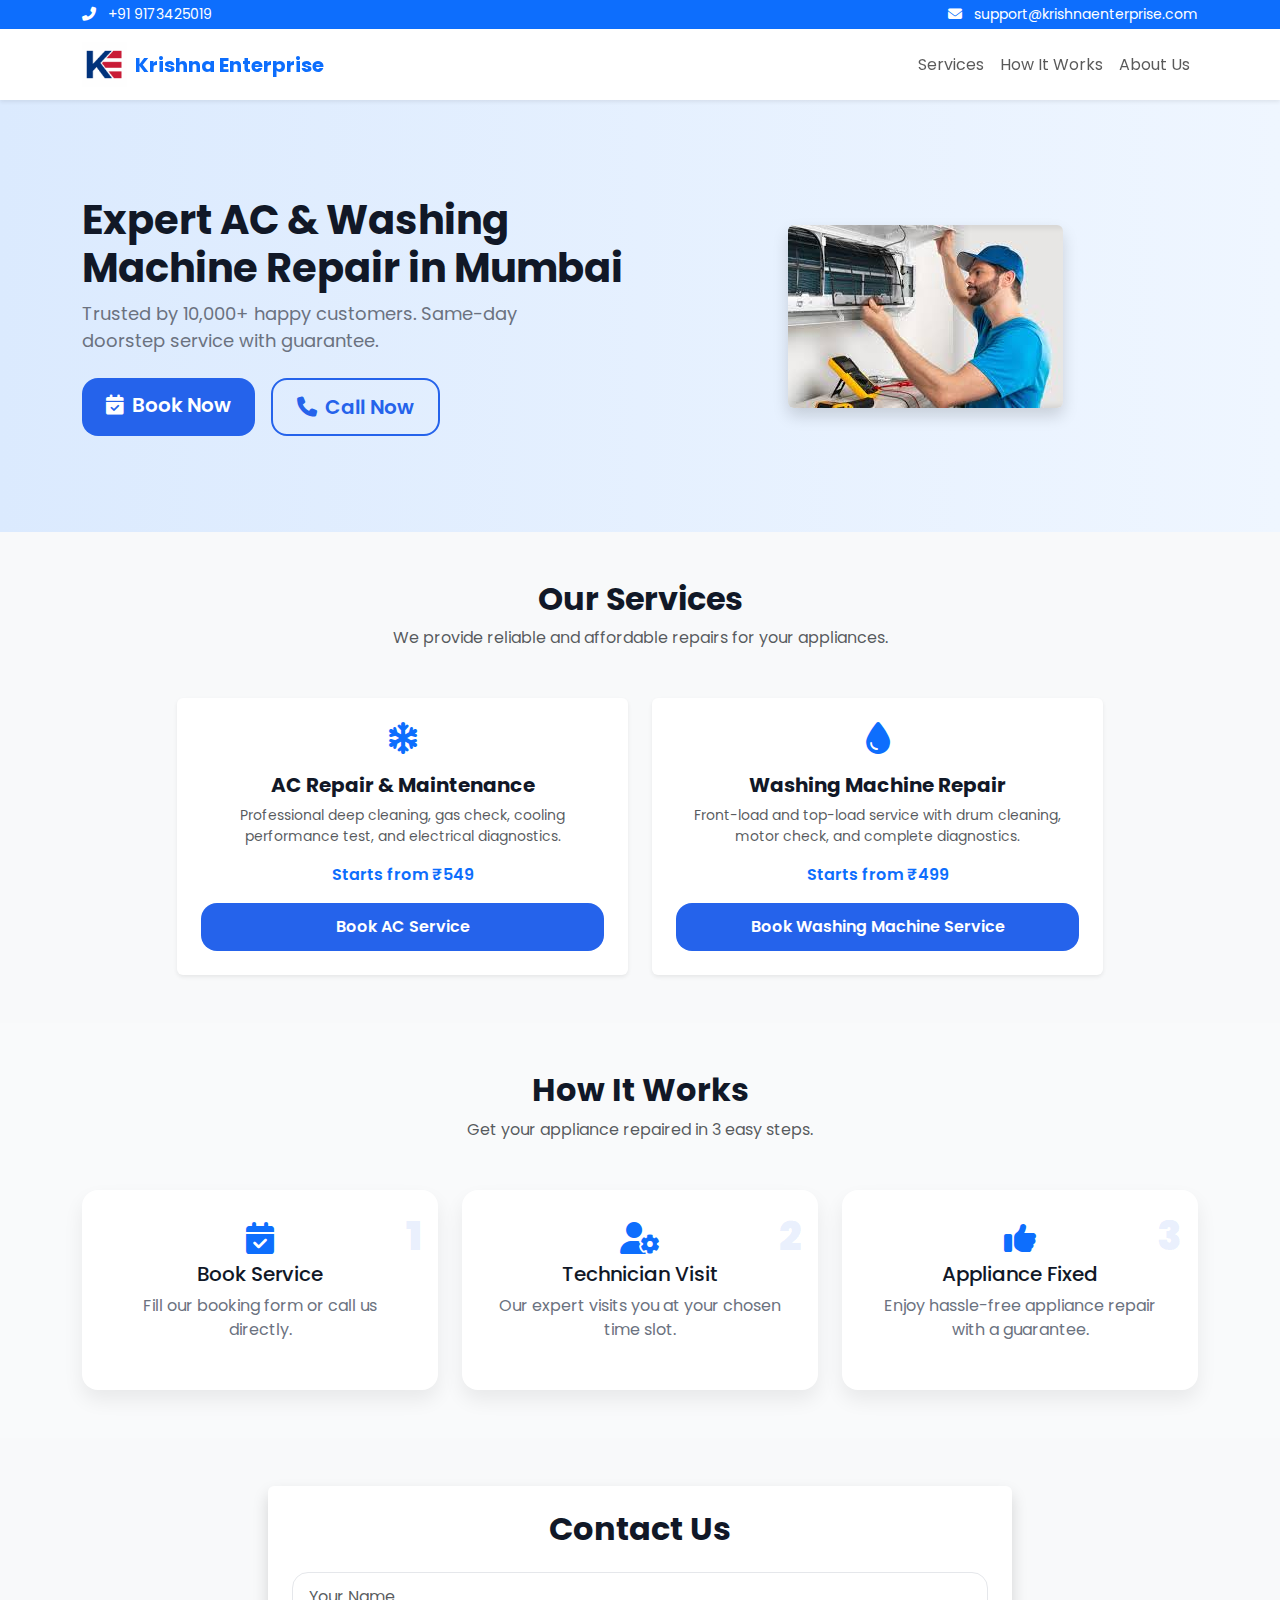
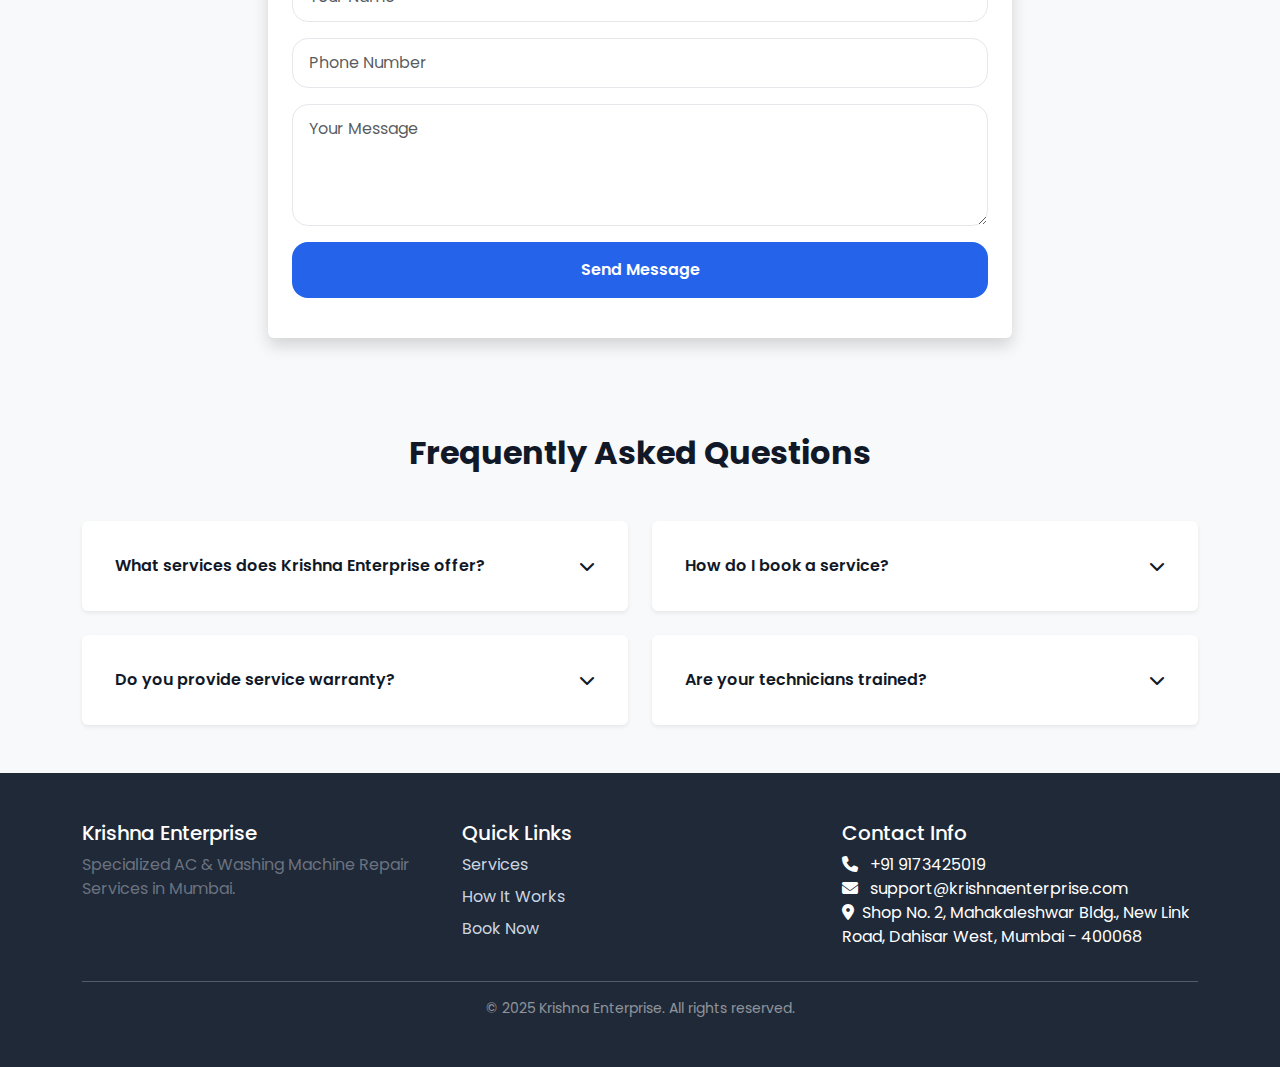
<file: krishna_enterprise/index.html>
<!DOCTYPE html>
<html lang="en">
<head>
  <meta charset="UTF-8" />
  <meta name="viewport" content="width=device-width, initial-scale=1.0" />
  <title>Krishna Enterprise - AC & Washing Machine Repair</title>
  <link href="https://cdn.jsdelivr.net/npm/bootstrap@5.3.0/dist/css/bootstrap.min.css" rel="stylesheet" />
  <link href="https://cdnjs.cloudflare.com/ajax/libs/font-awesome/6.4.0/css/all.min.css" rel="stylesheet" />
  <link href="https://fonts.googleapis.com/css2?family=Poppins:wght@400;600;700&display=swap" rel="stylesheet" />
  <link rel="stylesheet" href="static/styles.css" />
</head>
<body>

  <!-- Top Contact Bar -->
<div class="bg-primary text-white small py-1">
  <div class="container d-flex justify-content-between align-items-center flex-wrap">
    <a href="tel:+919173425019" class="text-white text-decoration-none mb-1 mb-md-0">
      <i class="fas fa-phone-alt me-2"></i> +91 9173425019
    </a>
    <a href="mailto:support@krishnaenterprise.com" class="text-white text-decoration-none">
      <i class="fas fa-envelope me-2"></i> support@krishnaenterprise.com
    </a>
  </div>
</div>


  <!-- Navbar -->
  <nav class="navbar navbar-expand-lg navbar-light bg-white shadow-sm sticky-top">
    <div class="container">
      <a class="navbar-brand d-flex align-items-center text-primary fw-bold" href="index.html">
  <img src="static/logo.png" alt="Logo" style="height: 45px;" class="me-2" />
  Krishna Enterprise
</a>
      <button class="navbar-toggler" type="button" data-bs-toggle="collapse" data-bs-target="#navbarNav">
        <span class="navbar-toggler-icon"></span>
      </button>
      <div class="collapse navbar-collapse" id="navbarNav">
        <ul class="navbar-nav ms-auto align-items-center">
          <li class="nav-item"><a class="nav-link" href="services.html">Services</a></li>
          <li class="nav-item"><a class="nav-link" href="#how-it-works">How It Works</a></li>
          <li class="nav-item"><a class="nav-link" href="about.html">About Us</a></li>
        </ul>
      </div>
    </div>
  </nav>

  <!-- Hero Section -->
  <section class="hero-section d-flex align-items-center">
    <div class="container">
      <div class="row align-items-center">
        <div class="col-lg-6 text-center text-lg-start">
          <h1 class="hero-title">Expert AC & Washing Machine Repair in Mumbai</h1>
          <p class="hero-subtitle">Trusted by 10,000+ happy customers. Same-day doorstep service with guarantee.</p>
          <div class="d-flex gap-3 justify-content-center justify-content-lg-start">
            <a href="services.html" class="btn btn-primary btn-lg"><i class="fas fa-calendar-check me-2"></i>Book Now</a>
            <a href="tel:+919173425019" class="btn btn-outline-primary btn-lg"><i class="fas fa-phone me-2"></i>Call Now</a>
          </div>
        </div>
        <div class="col-lg-6 text-center">
          <img src="static/image.png" class="img-fluid rounded shadow" alt="AC and Washing Machine Repair" />
        </div>
      </div>
    </div>
  </section>

  <!-- Services Section -->
  <section id="services" class="py-5 bg-light">
  <div class="container">
    <div class="text-center mb-5">
      <h2 class="fw-bold">Our Services</h2>
      <p class="text-muted">We provide reliable and affordable repairs for your appliances.</p>
    </div>
    <div class="row justify-content-center g-4">

      <!-- AC Service Card -->
      <div class="col-md-5">
        <div class="bg-white shadow-sm rounded p-4 text-center h-100">
          <div class="mb-3 text-primary">
            <i class="fas fa-snowflake fa-2x"></i>
          </div>
          <h5 class="fw-bold">AC Repair & Maintenance</h5>
          <p class="text-muted small">Professional deep cleaning, gas check, cooling performance test, and electrical diagnostics.</p>
          <div class="fw-semibold text-primary mb-3">Starts from ₹549</div>
          <a href="ac.html" class="btn btn-primary w-100">Book AC Service</a>
        </div>
      </div>

      <!-- Washing Machine Service Card -->
      <div class="col-md-5">
        <div class="bg-white shadow-sm rounded p-4 text-center h-100">
          <div class="mb-3 text-primary">
            <i class="fas fa-tint fa-2x"></i>
          </div>
          <h5 class="fw-bold">Washing Machine Repair</h5>
          <p class="text-muted small">Front-load and top-load service with drum cleaning, motor check, and complete diagnostics.</p>
          <div class="fw-semibold text-primary mb-3">Starts from ₹499</div>
          <a href="washing.html" class="btn btn-primary w-100">Book Washing Machine Service</a>
        </div>
      </div>

    </div>
  </div>
</section>


  <!-- How It Works -->
  <section id="how-it-works" class="py-5">
    <div class="container">
      <div class="text-center mb-5">
        <h2>How It Works</h2>
        <p class="text-muted">Get your appliance repaired in 3 easy steps.</p>
      </div>
      <div class="row text-center g-4">
        <div class="col-md-4">
          <div class="step-card">
            <div class="step-number">1</div>
            <i class="fas fa-calendar-check fa-2x text-primary mb-2"></i>
            <h5>Book Service</h5>
            <p>Fill our booking form or call us directly.</p>
          </div>
        </div>
        <div class="col-md-4">
          <div class="step-card">
            <div class="step-number">2</div>
            <i class="fas fa-user-cog fa-2x text-primary mb-2"></i>
            <h5>Technician Visit</h5>
            <p>Our expert visits you at your chosen time slot.</p>
          </div>
        </div>
        <div class="col-md-4">
          <div class="step-card">
            <div class="step-number">3</div>
            <i class="fas fa-thumbs-up fa-2x text-primary mb-2"></i>
            <h5>Appliance Fixed</h5>
            <p>Enjoy hassle-free appliance repair with a guarantee.</p>
          </div>
        </div>
      </div>
    </div>
  </section>

  <!-- Contact Us Section -->
<section id="contact" class="py-5 bg-light">
  <div class="container">
    <div class="col-lg-8 mx-auto">
      <div class="contact-form p-4 shadow rounded bg-white">
        <h2 class="text-center mb-4">Contact Us</h2>
        <form id="contact-form">
          <div class="mb-3">
            <input type="text" name="name" placeholder="Your Name" class="form-control" required />
            <div id="name-error" class="text-danger small d-none">Name is required.</div>
          </div>
          <div class="mb-3">
            <input type="tel" name="phone" placeholder="Phone Number" class="form-control" required />
            <div id="phone-error" class="text-danger small d-none">Valid 10-digit number required.</div>
          </div>
          <div class="mb-3">
            <textarea name="message" rows="4" placeholder="Your Message" class="form-control" required></textarea>
            <div id="message-error" class="text-danger small d-none">Message is required.</div>
          </div>
          <button type="submit" class="btn btn-primary w-100 py-3">Send Message</button>
        </form>
        <div id="contact-response" class="mt-3 text-center"></div>
      </div>
    </div>
  </div>
</section>

  
<!-- FAQ Section -->
<section class="py-5 bg-light" id="faq">
  <div class="container">
    <h2 class="text-center fw-bold mb-5">Frequently Asked Questions</h2>
    <div class="row g-4">

      <div class="col-md-6">
        <div class="card shadow-sm rounded p-3">
          <button class="btn w-100 text-start d-flex justify-content-between align-items-center fw-semibold" data-bs-toggle="collapse" data-bs-target="#faq1">
            What services does Krishna Enterprise offer?
            <i class="fas fa-chevron-down ms-2"></i>
          </button>
          <div id="faq1" class="collapse mt-2">
            <p class="text-muted mb-0">We offer expert AC and washing machine repair, including installation, gas refill, deep cleaning, and more.</p>
          </div>
        </div>
      </div>

      <div class="col-md-6">
        <div class="card shadow-sm rounded p-3">
          <button class="btn w-100 text-start d-flex justify-content-between align-items-center fw-semibold" data-bs-toggle="collapse" data-bs-target="#faq2">
            How do I book a service?
            <i class="fas fa-chevron-down ms-2"></i>
          </button>
          <div id="faq2" class="collapse mt-2">
            <p class="text-muted mb-0">Click the “Book Now” button on any service. Fill the form and we'll confirm your appointment shortly.</p>
          </div>
        </div>
      </div>

      <div class="col-md-6">
        <div class="card shadow-sm rounded p-3">
          <button class="btn w-100 text-start d-flex justify-content-between align-items-center fw-semibold" data-bs-toggle="collapse" data-bs-target="#faq3">
            Do you provide service warranty?
            <i class="fas fa-chevron-down ms-2"></i>
          </button>
          <div id="faq3" class="collapse mt-2">
            <p class="text-muted mb-0">Yes, we offer a 30-day service warranty for most repairs and maintenance services.</p>
          </div>
        </div>
      </div>

      <div class="col-md-6">
        <div class="card shadow-sm rounded p-3">
          <button class="btn w-100 text-start d-flex justify-content-between align-items-center fw-semibold" data-bs-toggle="collapse" data-bs-target="#faq4">
            Are your technicians trained?
            <i class="fas fa-chevron-down ms-2"></i>
          </button>
          <div id="faq4" class="collapse mt-2">
            <p class="text-muted mb-0">Absolutely! Our technicians are background-verified and trained to deliver quality service with professionalism.</p>
          </div>
        </div>
      </div>

    </div>
  </div>
</section>

  

  <!-- Footer -->
  <footer class="footer">
    <div class="container">
      <div class="row text-white">
        <div class="col-md-4">
          <h5>Krishna Enterprise</h5>
          <p>Specialized AC & Washing Machine Repair Services in Mumbai.</p>
        </div>
        <div class="col-md-4">
          <h5>Quick Links</h5>
          <ul class="footer-links list-unstyled">
            <li><a href="#services">Services</a></li>
            <li><a href="#how-it-works">How It Works</a></li>
            <li><a href="services.html">Book Now</a></li>
          </ul>
        </div>
        <div class="col-md-4">
          <h5>Contact Info</h5>
          <ul class="list-unstyled">
            <li><i class="fas fa-phone me-2"></i> +91 9173425019</li>
            <li><i class="fas fa-envelope me-2"></i> support@krishnaenterprise.com</li>
            <li><i class="fas fa-map-marker-alt me-2"></i>Shop No. 2, Mahakaleshwar Bldg., New Link Road, Dahisar West, Mumbai - 400068</li>
          </ul>
        </div>
      </div>
      <hr class="bg-light" />
      <div class="text-center text-white-50 small">
        &copy; 2025 Krishna Enterprise. All rights reserved.
      </div>
    </div>
  </footer>

  <script src="https://cdn.jsdelivr.net/npm/bootstrap@5.3.0/dist/js/bootstrap.bundle.min.js"></script>
  <script src="static/script.js"></script>
  <script>
  window.addEventListener('DOMContentLoaded', () => {
    const selectedService = localStorage.getItem('selectedService');
    if (selectedService) {
      const input = document.getElementById('service-input');
      if (input) {
        input.value = selectedService;
        input.classList.add('border-success');
        setTimeout(() => input.classList.remove('border-success'), 1500);
      }
      localStorage.removeItem('selectedService');
    }
  });
</script>

</body>
</html>
</file>
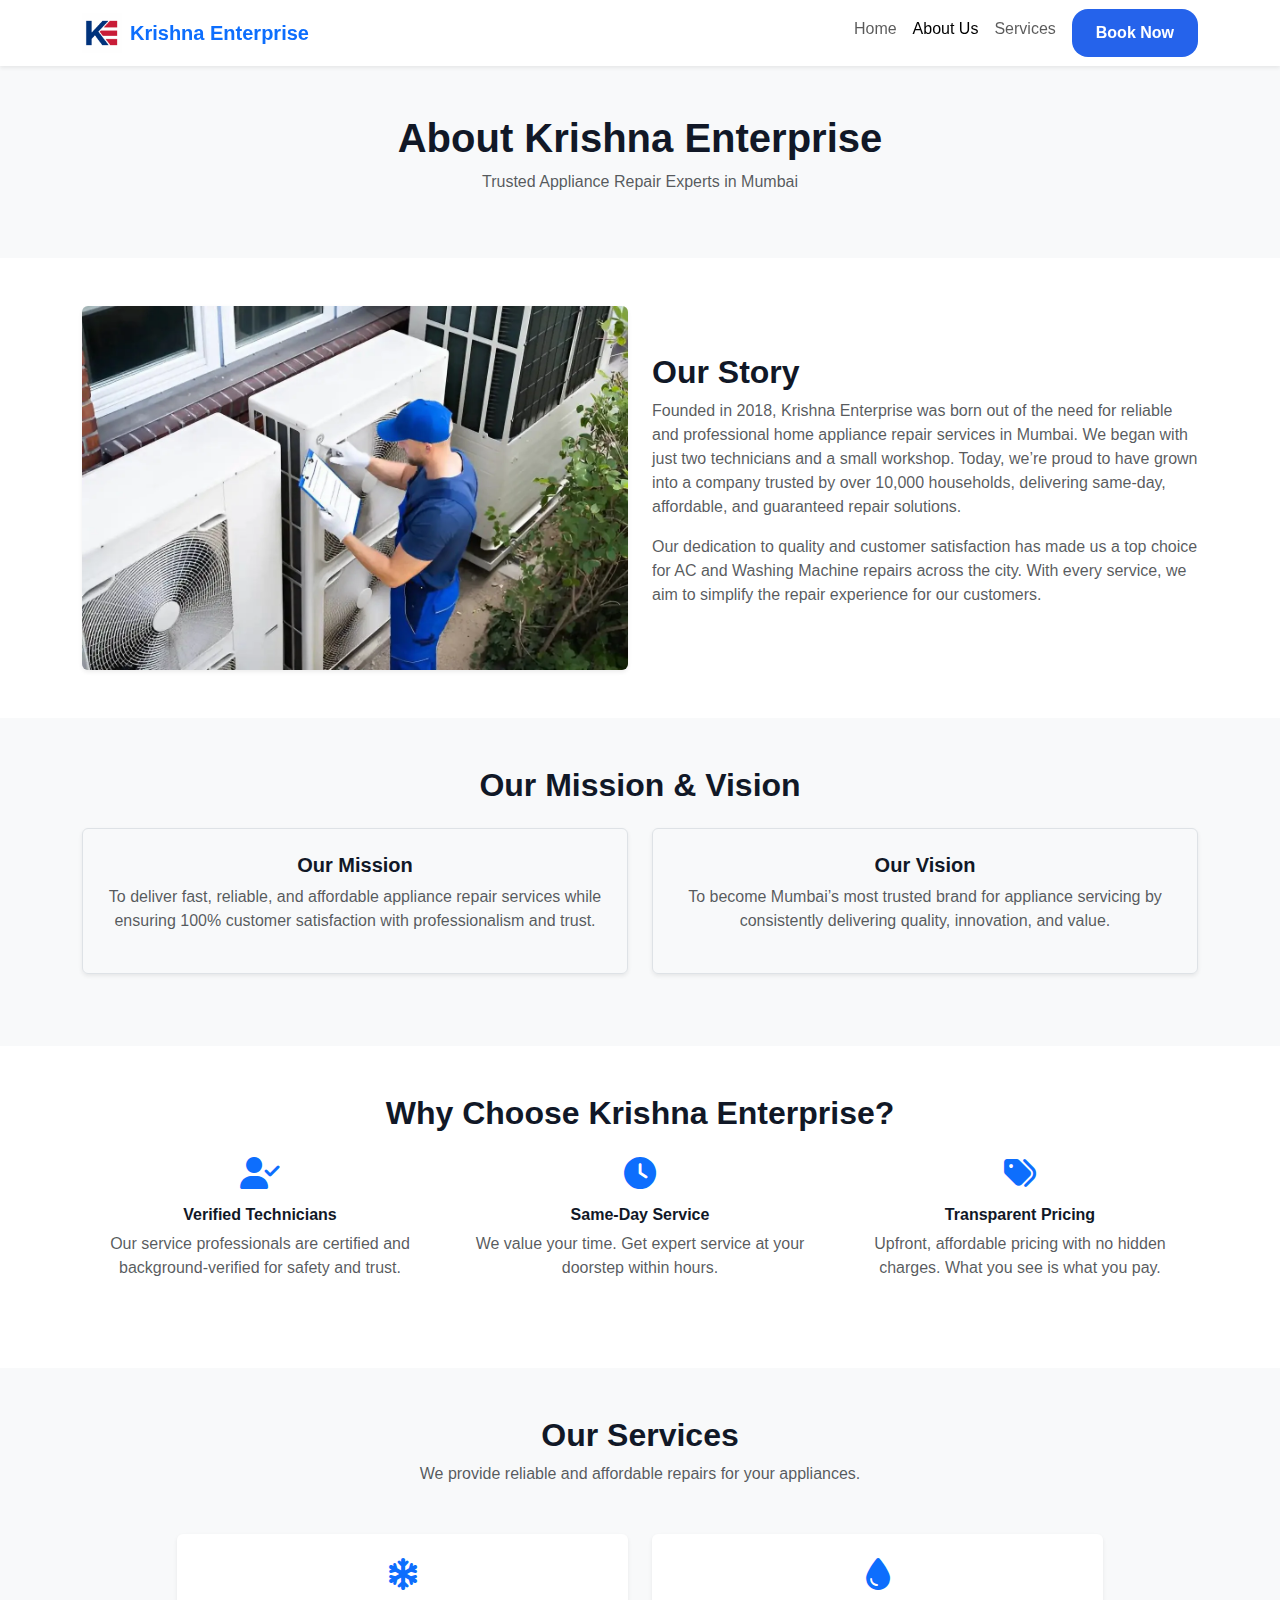
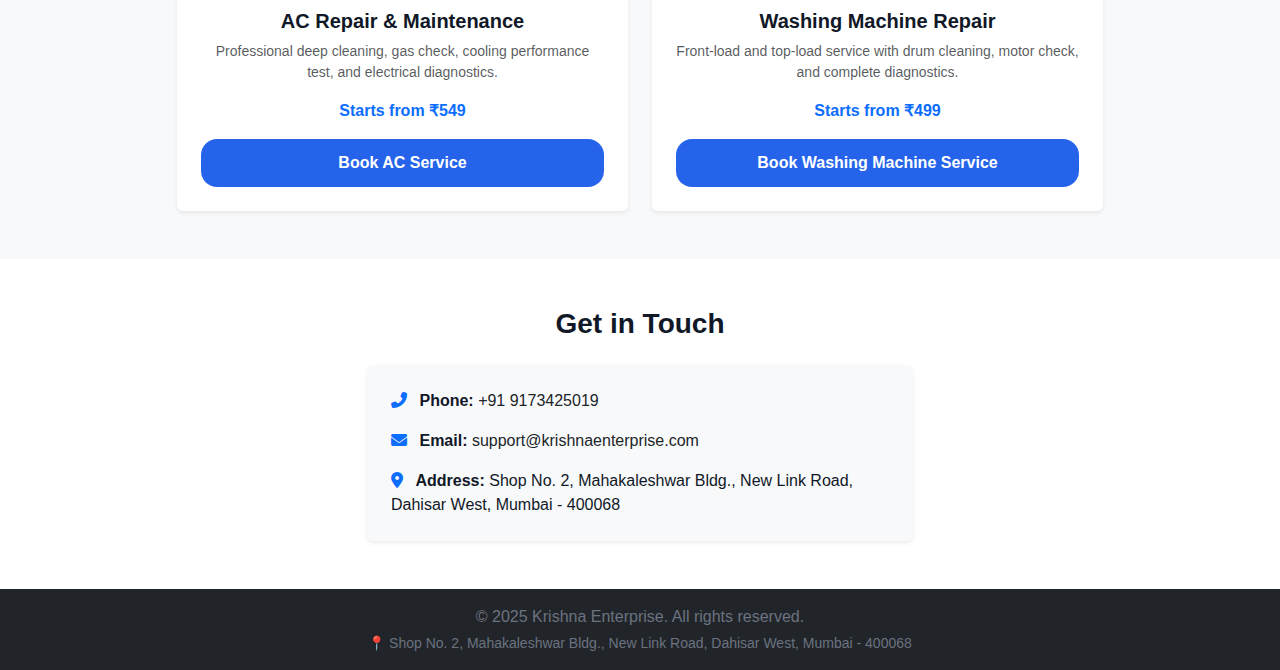
<file: krishna_enterprise/about.html>
<!DOCTYPE html>
<html lang="en">
<head>
  <meta charset="UTF-8" />
  <meta name="viewport" content="width=device-width, initial-scale=1.0"/>
  <title>About Us - Krishna Enterprise</title>
  <link href="https://cdn.jsdelivr.net/npm/bootstrap@5.3.2/dist/css/bootstrap.min.css" rel="stylesheet"/>
  <link href="https://cdnjs.cloudflare.com/ajax/libs/font-awesome/6.4.0/css/all.min.css" rel="stylesheet"/>
  <link rel="stylesheet" href="static/styles.css"/>
</head>
<body>

<!-- Navbar -->
<nav class="navbar navbar-light bg-white shadow-sm sticky-top">
  <div class="container">
    <a class="navbar-brand d-flex align-items-center text-primary fw-bold" href="index.html">
  <img src="static/logo.png" alt="Logo" style="height: 40px;" class="me-2" />
  Krishna Enterprise
</a>

    <ul class="navbar-nav ms-auto flex-row gap-3">
      <li class="nav-item"><a class="nav-link" href="index.html">Home</a></li>
      <li class="nav-item"><a class="nav-link active" href="about.html">About Us</a></li>
      <li class="nav-item"><a class="nav-link" href="services.html">Services</a></li>
      <li class="nav-item"><a class="btn btn-primary" href="services.html">Book Now</a></li>
    </ul>
  </div>
</nav>

<!-- Hero -->
<section class="py-5 bg-light text-center">
  <div class="container">
    <h1 class="fw-bold">About Krishna Enterprise</h1>
    <p class="text-muted">Trusted Appliance Repair Experts in Mumbai</p>
  </div>
</section>

<!-- Our Story -->
<section class="py-5 bg-white">
  <div class="container">
    <div class="row align-items-center">
      <div class="col-md-6 mb-4 mb-md-0">
        <img src="static/about.jpg" class="img-fluid rounded shadow-sm" alt="About Krishna Enterprise">
      </div>
      <div class="col-md-6">
        <h2 class="fw-bold">Our Story</h2>
        <p class="text-muted">
          Founded in 2018, Krishna Enterprise was born out of the need for reliable and professional home appliance repair services in Mumbai. We began with just two technicians and a small workshop. Today, we’re proud to have grown into a company trusted by over 10,000 households, delivering same-day, affordable, and guaranteed repair solutions.
        </p>
        <p class="text-muted">
          Our dedication to quality and customer satisfaction has made us a top choice for AC and Washing Machine repairs across the city. With every service, we aim to simplify the repair experience for our customers.
        </p>
      </div>
    </div>
  </div>
</section>

<!-- Mission and Vision -->
<section class="py-5 bg-light">
  <div class="container text-center">
    <h2 class="fw-bold mb-4">Our Mission & Vision</h2>
    <div class="row">
      <div class="col-md-6 mb-4">
        <div class="p-4 border rounded shadow-sm h-100">
          <h5 class="fw-bold">Our Mission</h5>
          <p class="text-muted">To deliver fast, reliable, and affordable appliance repair services while ensuring 100% customer satisfaction with professionalism and trust.</p>
        </div>
      </div>
      <div class="col-md-6 mb-4">
        <div class="p-4 border rounded shadow-sm h-100">
          <h5 class="fw-bold">Our Vision</h5>
          <p class="text-muted">To become Mumbai’s most trusted brand for appliance servicing by consistently delivering quality, innovation, and value.</p>
        </div>
      </div>
    </div>
  </div>
</section>

<!-- Why Choose Us -->
<section class="py-5 bg-white">
  <div class="container">
    <h2 class="fw-bold text-center mb-4">Why Choose Krishna Enterprise?</h2>
    <div class="row text-center">
      <div class="col-md-4 mb-4">
        <i class="fas fa-user-check fa-2x text-primary mb-3"></i>
        <h6 class="fw-bold">Verified Technicians</h6>
        <p class="text-muted">Our service professionals are certified and background-verified for safety and trust.</p>
      </div>
      <div class="col-md-4 mb-4">
        <i class="fas fa-clock fa-2x text-primary mb-3"></i>
        <h6 class="fw-bold">Same-Day Service</h6>
        <p class="text-muted">We value your time. Get expert service at your doorstep within hours.</p>
      </div>
      <div class="col-md-4 mb-4">
        <i class="fas fa-tags fa-2x text-primary mb-3"></i>
        <h6 class="fw-bold">Transparent Pricing</h6>
        <p class="text-muted">Upfront, affordable pricing with no hidden charges. What you see is what you pay.</p>
      </div>
    </div>
  </div>
</section>


  <!-- Services Section -->
  <section id="services" class="py-5 bg-light">
  <div class="container">
    <div class="text-center mb-5">
      <h2 class="fw-bold">Our Services</h2>
      <p class="text-muted">We provide reliable and affordable repairs for your appliances.</p>
    </div>
    <div class="row justify-content-center g-4">

      <!-- AC Service Card -->
      <div class="col-md-5">
        <div class="bg-white shadow-sm rounded p-4 text-center h-100">
          <div class="mb-3 text-primary">
            <i class="fas fa-snowflake fa-2x"></i>
          </div>
          <h5 class="fw-bold">AC Repair & Maintenance</h5>
          <p class="text-muted small">Professional deep cleaning, gas check, cooling performance test, and electrical diagnostics.</p>
          <div class="fw-semibold text-primary mb-3">Starts from ₹549</div>
          <a href="ac.html" class="btn btn-primary w-100">Book AC Service</a>
        </div>
      </div>

      <!-- Washing Machine Service Card -->
      <div class="col-md-5">
        <div class="bg-white shadow-sm rounded p-4 text-center h-100">
          <div class="mb-3 text-primary">
            <i class="fas fa-tint fa-2x"></i>
          </div>
          <h5 class="fw-bold">Washing Machine Repair</h5>
          <p class="text-muted small">Front-load and top-load service with drum cleaning, motor check, and complete diagnostics.</p>
          <div class="fw-semibold text-primary mb-3">Starts from ₹499</div>
          <a href="washing.html" class="btn btn-primary w-100">Book Washing Machine Service</a>
        </div>
      </div>

    </div>
  </div>
</section>

<!-- Contact Information Section -->
<section class="py-5 bg-white">
  <div class="container">
    <h3 class="fw-bold mb-4 text-center">Get in Touch</h3>
    <div class="row justify-content-center">
      <div class="col-md-6">
        <div class="bg-light p-4 rounded shadow-sm">
          <ul class="list-unstyled mb-0">
            <li class="mb-3">
              <i class="fas fa-phone-alt text-primary me-2"></i>
              <strong>Phone:</strong>
              <a href="tel:+919173425019" class="text-decoration-none text-dark">+91 9173425019</a>
            </li>
            <li class="mb-3">
              <i class="fas fa-envelope text-primary me-2"></i>
              <strong>Email:</strong>
              <a href="mailto:support@krishnaenterprise.com" class="text-decoration-none text-dark">support@krishnaenterprise.com</a>
            </li>
            <li>
              <i class="fas fa-map-marker-alt text-primary me-2"></i>
              <strong>Address:</strong>
              <span>Shop No. 2, Mahakaleshwar Bldg., New Link Road, Dahisar West, Mumbai - 400068</span>
            </li>
          </ul>
        </div>
      </div>
    </div>
  </div>
</section>


<!-- Footer -->
<footer class="bg-dark text-white py-3 text-center">
  <div class="container">
    <p class="mb-1">&copy; 2025 Krishna Enterprise. All rights reserved.</p>
    <p class="mb-0 small">
      📍 Shop No. 2, Mahakaleshwar Bldg., New Link Road, Dahisar West, Mumbai - 400068
    </p>
  </div>
</footer>

</body>
</html>
</file>
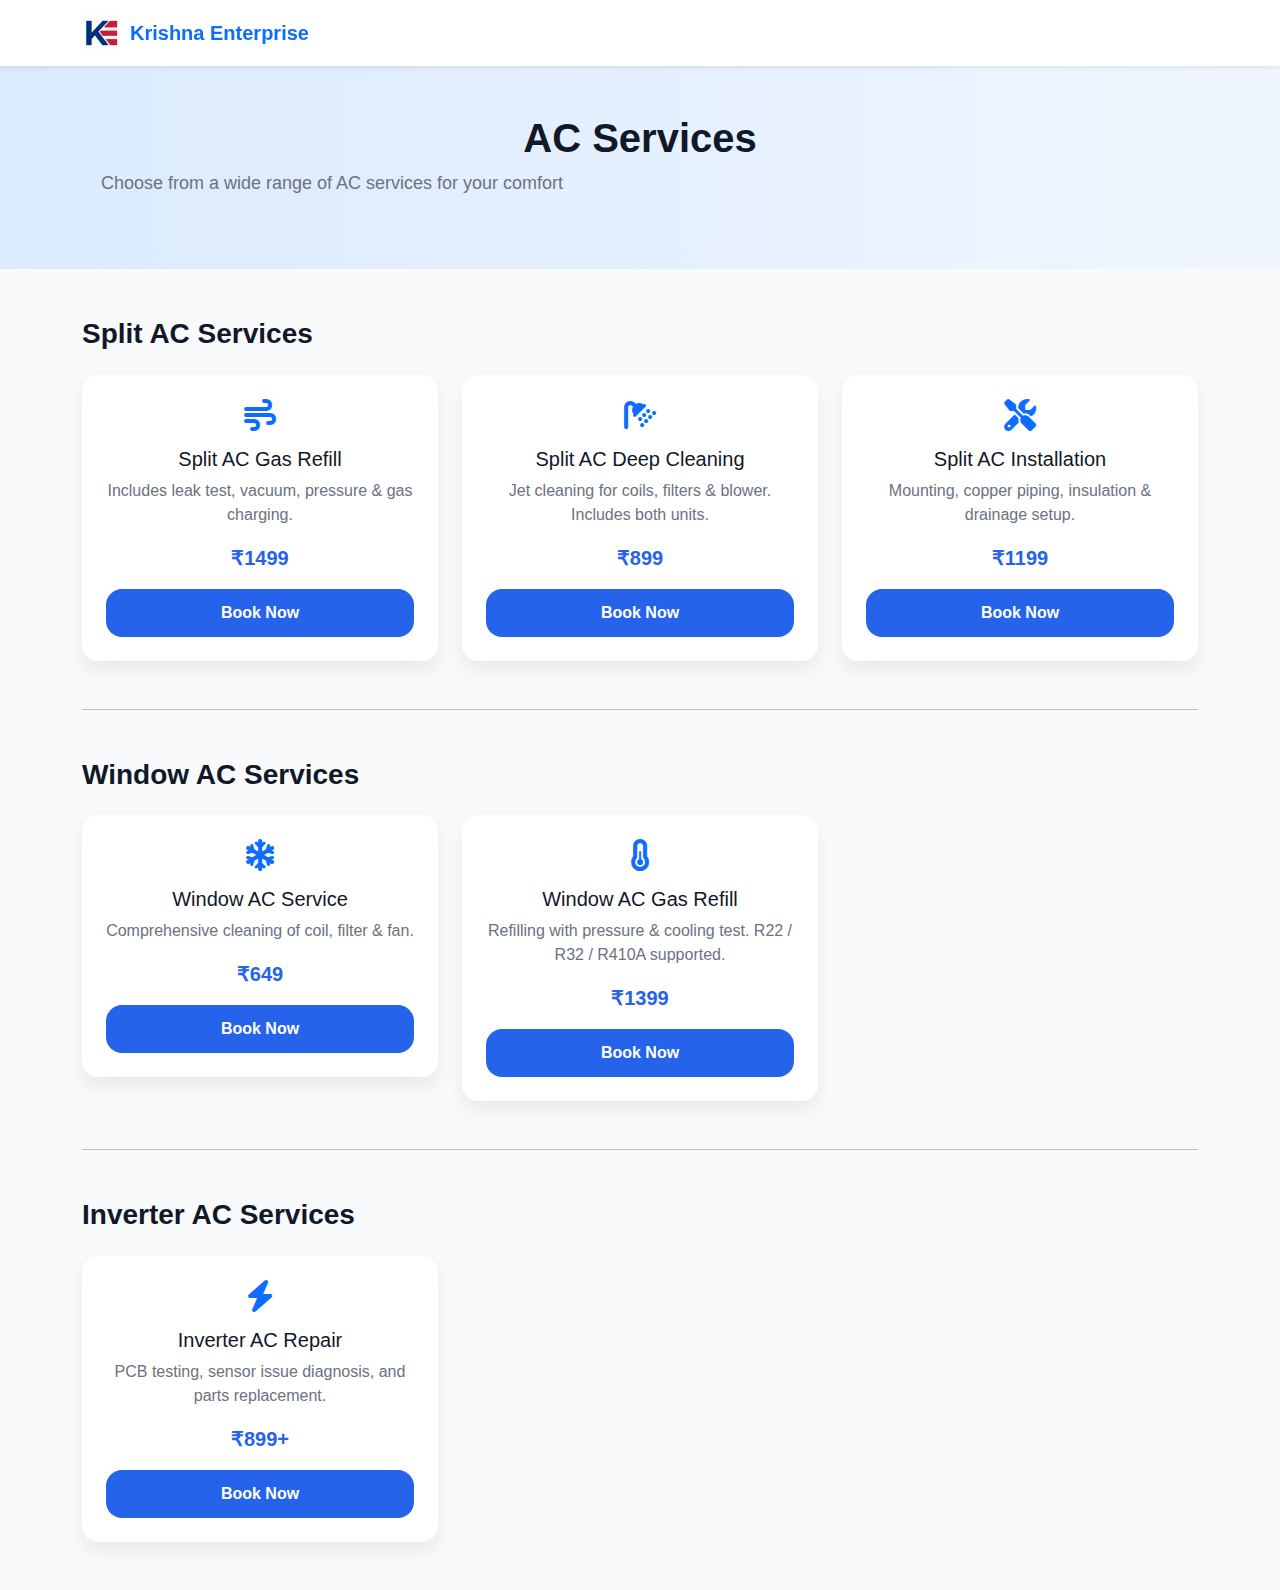
<file: krishna_enterprise/ac.html>
<!DOCTYPE html>
<html lang="en">
<head>
  <meta charset="UTF-8" />
  <meta name="viewport" content="width=device-width, initial-scale=1.0"/>
  <title>AC Services - Krishna Enterprise</title>
  <link href="https://cdn.jsdelivr.net/npm/bootstrap@5.3.0/dist/css/bootstrap.min.css" rel="stylesheet"/>
  <link href="https://cdnjs.cloudflare.com/ajax/libs/font-awesome/6.4.0/css/all.min.css" rel="stylesheet"/>
  <link rel="stylesheet" href="static/styles.css"/>
</head>
<body>

  <!-- Navbar -->
  <nav class="navbar navbar-light bg-white shadow-sm sticky-top">
    <div class="container">
      <a class="navbar-brand d-flex align-items-center text-primary fw-bold" href="index.html">
        <img src="static/logo.png" alt="Logo" style="height: 40px;" class="me-2" />
        Krishna Enterprise
      </a>
    </div>
  </nav>

  <!-- Hero -->
  <section class="hero-section py-5">
    <div class="container text-center">
      <h1 class="hero-title">AC Services</h1>
      <p class="hero-subtitle">Choose from a wide range of AC services for your comfort</p>
    </div>
  </section>

  <!-- AC Services Grid -->
  <section class="py-5">
    <div class="container">
      <h3 class="mb-4">Split AC Services</h3>
      <div class="row g-4">
        <div class="col-md-4">
          <div class="service-card p-4 text-center">
            <i class="fas fa-wind fa-2x text-primary mb-3"></i>
            <h5>Split AC Gas Refill</h5>
            <p>Includes leak test, vacuum, pressure & gas charging.</p>
            <div class="service-price mb-3">₹1499</div>
            <button class="btn btn-primary w-100" onclick="bookService('Split AC Gas Refill')">Book Now</button>
          </div>
        </div>
        <div class="col-md-4">
          <div class="service-card p-4 text-center">
            <i class="fas fa-shower fa-2x text-primary mb-3"></i>
            <h5>Split AC Deep Cleaning</h5>
            <p>Jet cleaning for coils, filters & blower. Includes both units.</p>
            <div class="service-price mb-3">₹899</div>
            <button class="btn btn-primary w-100" onclick="bookService('Split AC Deep Cleaning')">Book Now</button>
          </div>
        </div>
        <div class="col-md-4">
          <div class="service-card p-4 text-center">
            <i class="fas fa-tools fa-2x text-primary mb-3"></i>
            <h5>Split AC Installation</h5>
            <p>Mounting, copper piping, insulation & drainage setup.</p>
            <div class="service-price mb-3">₹1199</div>
            <button class="btn btn-primary w-100" onclick="bookService('Split AC Installation')">Book Now</button>
          </div>
        </div>
      </div>

      <hr class="my-5" />

      <h3 class="mb-4">Window AC Services</h3>
      <div class="row g-4">
        <div class="col-md-4">
          <div class="service-card p-4 text-center">
            <i class="fas fa-snowflake fa-2x text-primary mb-3"></i>
            <h5>Window AC Service</h5>
            <p>Comprehensive cleaning of coil, filter & fan.</p>
            <div class="service-price mb-3">₹649</div>
            <button class="btn btn-primary w-100" onclick="bookService('Window AC Service')">Book Now</button>
          </div>
        </div>
        <div class="col-md-4">
          <div class="service-card p-4 text-center">
            <i class="fas fa-thermometer-half fa-2x text-primary mb-3"></i>
            <h5>Window AC Gas Refill</h5>
            <p>Refilling with pressure & cooling test. R22 / R32 / R410A supported.</p>
            <div class="service-price mb-3">₹1399</div>
            <button class="btn btn-primary w-100" onclick="bookService('Window AC Gas Refill')">Book Now</button>
          </div>
        </div>
      </div>

      <hr class="my-5" />

      <h3 class="mb-4">Inverter AC Services</h3>
      <div class="row g-4">
        <div class="col-md-4">
          <div class="service-card p-4 text-center">
            <i class="fas fa-bolt fa-2x text-primary mb-3"></i>
            <h5>Inverter AC Repair</h5>
            <p>PCB testing, sensor issue diagnosis, and parts replacement.</p>
            <div class="service-price mb-3">₹899+</div>
            <button class="btn btn-primary w-100" onclick="bookService('Inverter AC Repair')">Book Now</button>
          </div>
        </div>
      </div>
    </div>
  </section>

  <script>
    function bookService(serviceName) {
      localStorage.setItem('selectedService', serviceName);
      window.location.href = 'booking.html';
    }
  </script>

</body>
</html>
</file>
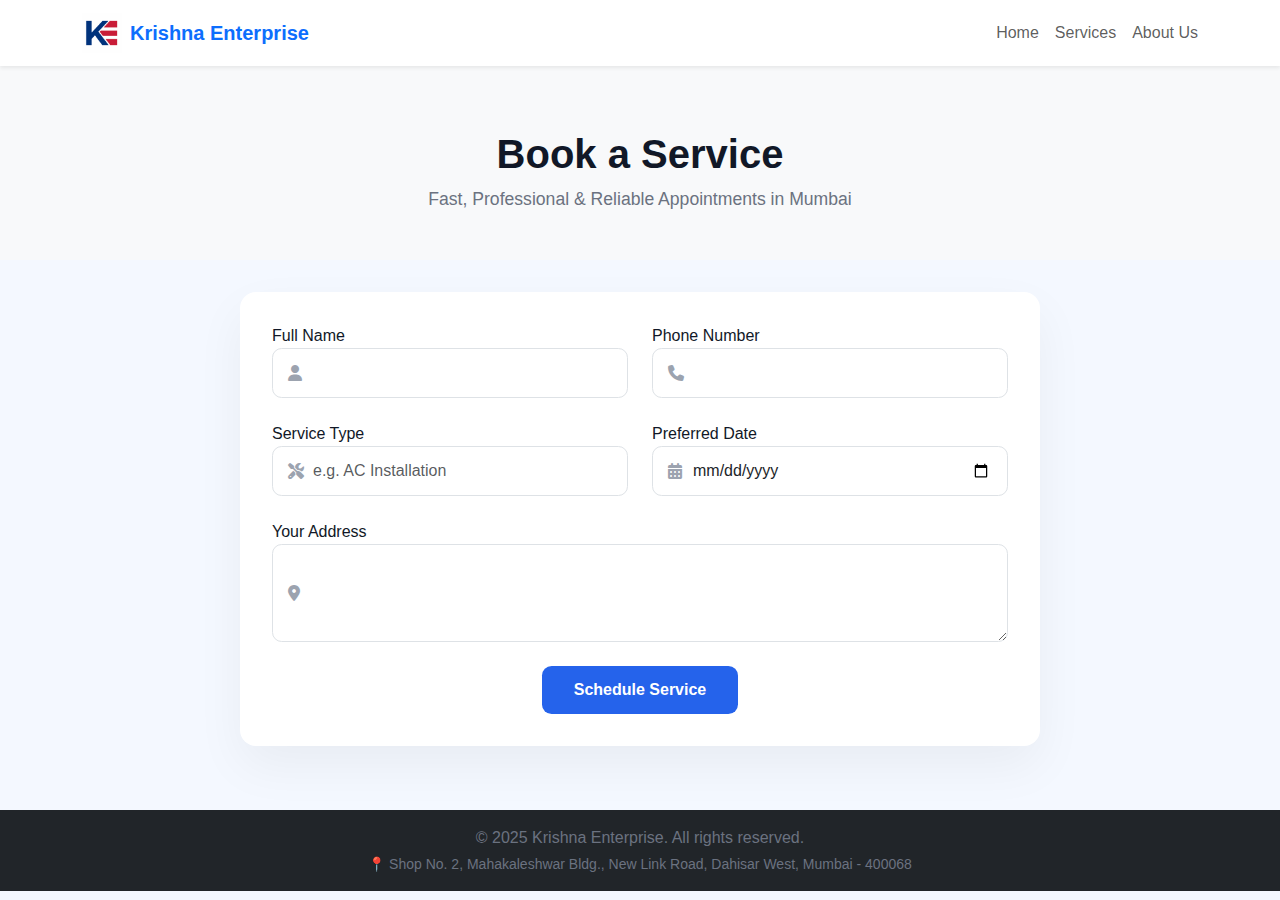
<file: krishna_enterprise/booking.html>
<!DOCTYPE html>
<html lang="en">
<head>
  <meta charset="UTF-8" />
  <meta name="viewport" content="width=device-width, initial-scale=1.0"/>
  <title>Book Service - Krishna Enterprise</title>
  <link href="https://cdn.jsdelivr.net/npm/bootstrap@5.3.2/dist/css/bootstrap.min.css" rel="stylesheet"/>
  <link href="https://cdnjs.cloudflare.com/ajax/libs/font-awesome/6.4.0/css/all.min.css" rel="stylesheet"/>
  <link rel="stylesheet" href="static/styles.css"/>
  <style>
    body {
      background-color: #f4f8ff;
      font-family: 'Poppins', sans-serif;
    }

    .booking-hero {
      padding: 4rem 0 2rem;
      text-align: center;
    }

    .booking-hero h1 {
      font-weight: 700;
      font-size: 2.5rem;
    }

    .booking-hero p {
      color: var(--text-muted);
      font-size: 1.1rem;
    }

    .form-section {
      padding: 2rem 0 4rem;
    }

    .form-wrapper {
      background-color: #fff;
      border-radius: 1rem;
      box-shadow: 0 20px 50px rgba(0, 0, 0, 0.05);
      padding: 2rem;
      max-width: 800px;
      margin: 0 auto;
    }

    .form-group label {
      font-weight: 600;
      margin-bottom: 0.5rem;
    }

    .form-control {
      border-radius: 0.6rem;
      border: 1px solid #dee2e6;
      padding: 0.75rem 1rem;
    }

    .form-control:focus {
      border-color: #2563eb;
      box-shadow: 0 0 0 0.2rem rgba(37, 99, 235, 0.2);
    }

    .form-icon {
      position: absolute;
      left: 1rem;
      top: 50%;
      transform: translateY(-50%);
      color: #9ca3af;
    }

    .input-group-icon {
      position: relative;
    }

    .input-group-icon input,
    .input-group-icon textarea {
      padding-left: 2.5rem;
    }

    .booking-btn {
      padding: 0.75rem 2rem;
      font-weight: 600;
      font-size: 1rem;
      border-radius: 0.6rem;
      transition: 0.3s ease;
    }

    .booking-btn:hover {
      transform: translateY(-2px);
    }

    @media (max-width: 576px) {
      .booking-hero h1 {
        font-size: 2rem;
      }
    }
  </style>
</head>
<body>

<!-- Navbar -->
<nav class="navbar navbar-light bg-white shadow-sm sticky-top">
  <div class="container">
    <a class="navbar-brand d-flex align-items-center text-primary fw-bold" href="index.html">
      <img src="static/logo.png" alt="Logo" style="height: 40px;" class="me-2" />
      Krishna Enterprise
    </a>
    <ul class="navbar-nav ms-auto flex-row gap-3">
      <li class="nav-item"><a class="nav-link" href="index.html">Home</a></li>
      <li class="nav-item"><a class="nav-link" href="services.html">Services</a></li>
      <li class="nav-item"><a class="nav-link" href="about.html">About Us</a></li>
    </ul>
  </div>
</nav>

<!-- Hero -->
<section class="booking-hero bg-light">
  <div class="container">
    <h1>Book a Service</h1>
    <p>Fast, Professional & Reliable Appointments in Mumbai</p>
  </div>
</section>

<!-- Booking Form -->
<section class="form-section">
  <div class="container">
    <div class="form-wrapper">
      <form id="booking-form">
        <div class="row g-4">

          <div class="col-md-6">
            <label for="name">Full Name</label>
            <div class="input-group-icon">
              <i class="fas fa-user form-icon"></i>
              <input type="text" class="form-control" name="name" id="name" required />
              <div id="name-error" class="text-danger small d-none">Name is required.</div>
            </div>
          </div>

          <div class="col-md-6">
            <label for="phone">Phone Number</label>
            <div class="input-group-icon">
              <i class="fas fa-phone form-icon"></i>
              <input type="tel" class="form-control" name="phone" id="phone" required />
              <div id="phone-error" class="text-danger small d-none">Valid 10-digit number required.</div>
            </div>
          </div>

          <div class="col-md-6">
            <label for="service">Service Type</label>
            <div class="input-group-icon">
              <i class="fas fa-tools form-icon"></i>
              <input type="text" class="form-control" name="service" id="service-input" placeholder="e.g. AC Installation" required />
              <div id="service-error" class="text-danger small d-none">Service type is required.</div>
            </div>
          </div>

          <div class="col-md-6">
            <label for="time">Preferred Date</label>
            <div class="input-group-icon">
              <i class="fas fa-calendar-alt form-icon"></i>
              <input type="date" class="form-control" name="time" id="time" required />
              <div id="time-error" class="text-danger small d-none">Preferred date is required.</div>
            </div>
          </div>

          <div class="col-12">
            <label for="address">Your Address</label>
            <div class="input-group-icon">
              <i class="fas fa-map-marker-alt form-icon"></i>
              <textarea class="form-control" name="address" id="address" rows="3" required></textarea>
            </div>
          </div>

          <div class="col-12 text-center">
            <button type="submit" class="btn btn-primary booking-btn">Schedule Service</button>
          </div>

        </div>
      </form>
    </div>
  </div>
</section>

<!-- Footer -->
<footer class="bg-dark text-white text-center py-3">
  <div class="container">
    <p class="mb-1">&copy; 2025 Krishna Enterprise. All rights reserved.</p>
    <p class="mb-0 small">📍 Shop No. 2, Mahakaleshwar Bldg., New Link Road, Dahisar West, Mumbai - 400068</p>
  </div>
</footer>

<!-- Scripts -->
<script src="static/script.js"></script>
<script src="https://cdn.jsdelivr.net/npm/bootstrap@5.3.0/dist/js/bootstrap.bundle.min.js"></script>

</body>
</html>
</file>
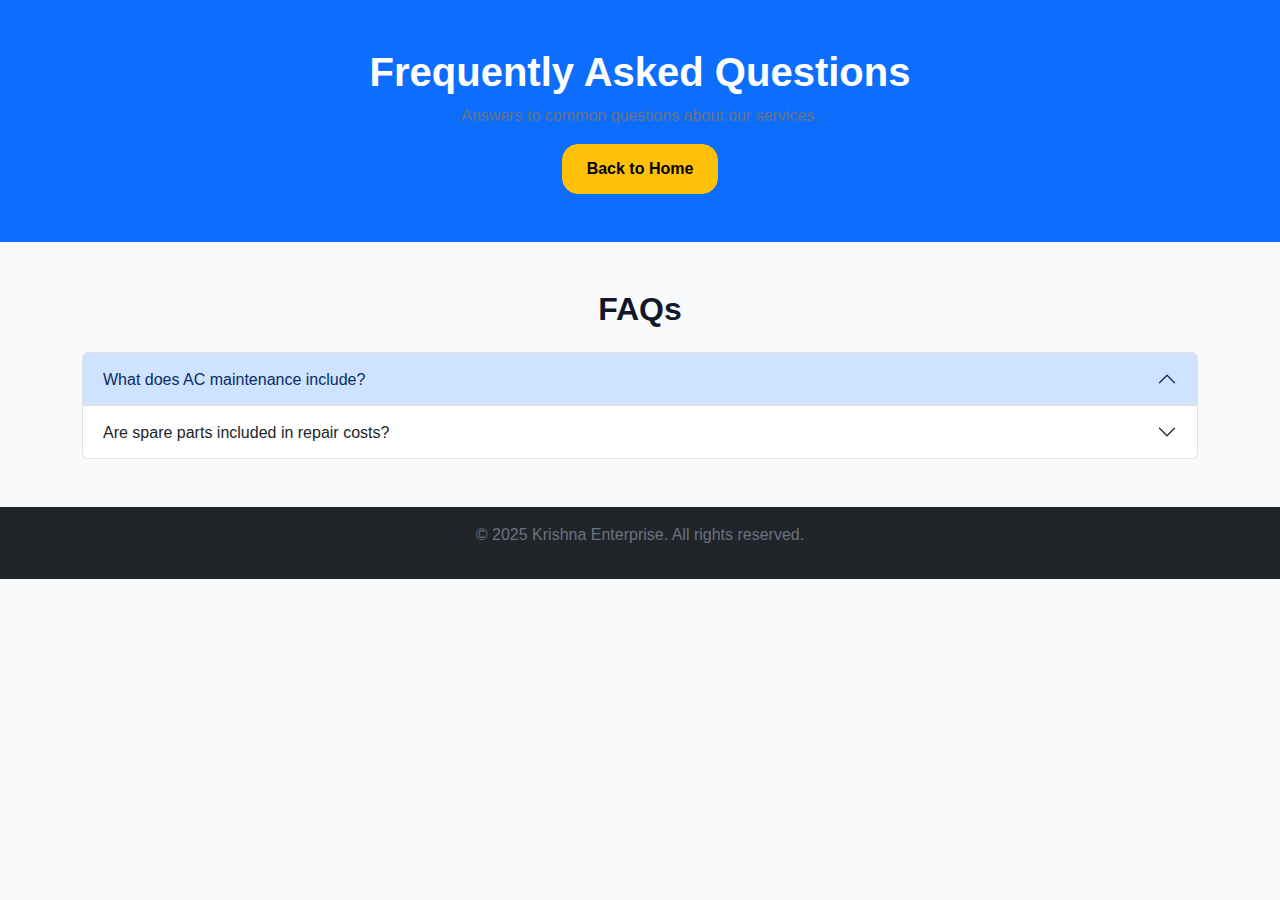
<file: krishna_enterprise/faq.html>
<!DOCTYPE html>
  <html lang="en">
  <head>
      <meta charset="UTF-8">
      <meta name="viewport" content="width=device-width, initial-scale=1.0">
      <meta name="description" content="FAQs for Krishna Enterprise AC and washing machine services in Mumbai">
      <title>FAQ - Krishna Enterprise</title>
      <link href="https://cdn.jsdelivr.net/npm/bootstrap@5.3.0/dist/css/bootstrap.min.css" rel="stylesheet">
      <link rel="stylesheet" href="static/styles.css">
  </head>
  <body>
      <header class="bg-primary text-white text-center py-5">
          <h1>Frequently Asked Questions</h1>
          <p>Answers to common questions about our services.</p>
          <a href="index.html" class="btn btn-warning">Back to Home</a>
      </header>
      <section id="faq" class="py-5">
          <div class="container">
              <h2 class="text-center mb-4">FAQs</h2>
              <div class="accordion" id="faqAccordion">
                  <div class="accordion-item">
                      <h2 class="accordion-header">
                          <button class="accordion-button" type="button" data-bs-toggle="collapse" data-bs-target="#faq1">
                              What does AC maintenance include?
                          </button>
                      </h2>
                      <div id="faq1" class="accordion-collapse collapse" data-bs-parent="#faqAccordion">
                          <div class="accordion-body">
                              Cleaning filters, checking coolant levels, and ensuring optimal performance.
                          </div>
                      </div>
                  </div>
                  <div class="accordion-item">
                      <h2 class="accordion-header">
                          <button class="accordion-button collapsed" type="button" data-bs-toggle="collapse" data-bs-target="#faq2">
                              Are spare parts included in repair costs?
                          </button>
                      </h2>
                      <div id="faq2" class="accordion-collapse collapse" data-bs-parent="#faqAccordion">
                          <div class="accordion-body">
                              Repair costs cover labor; spare parts may incur additional charges.
                          </div>
                      </div>
                  </div>
              </div>
          </div>
      </section>
      <footer class="bg-dark text-white text-center py-3">
          <p>&copy; 2025 Krishna Enterprise. All rights reserved.</p>
      </footer>
      <script src="https://cdn.jsdelivr.net/npm/bootstrap@5.3.0/dist/js/bootstrap.bundle.min.js"></script>
  </body>
  </html>
</file>
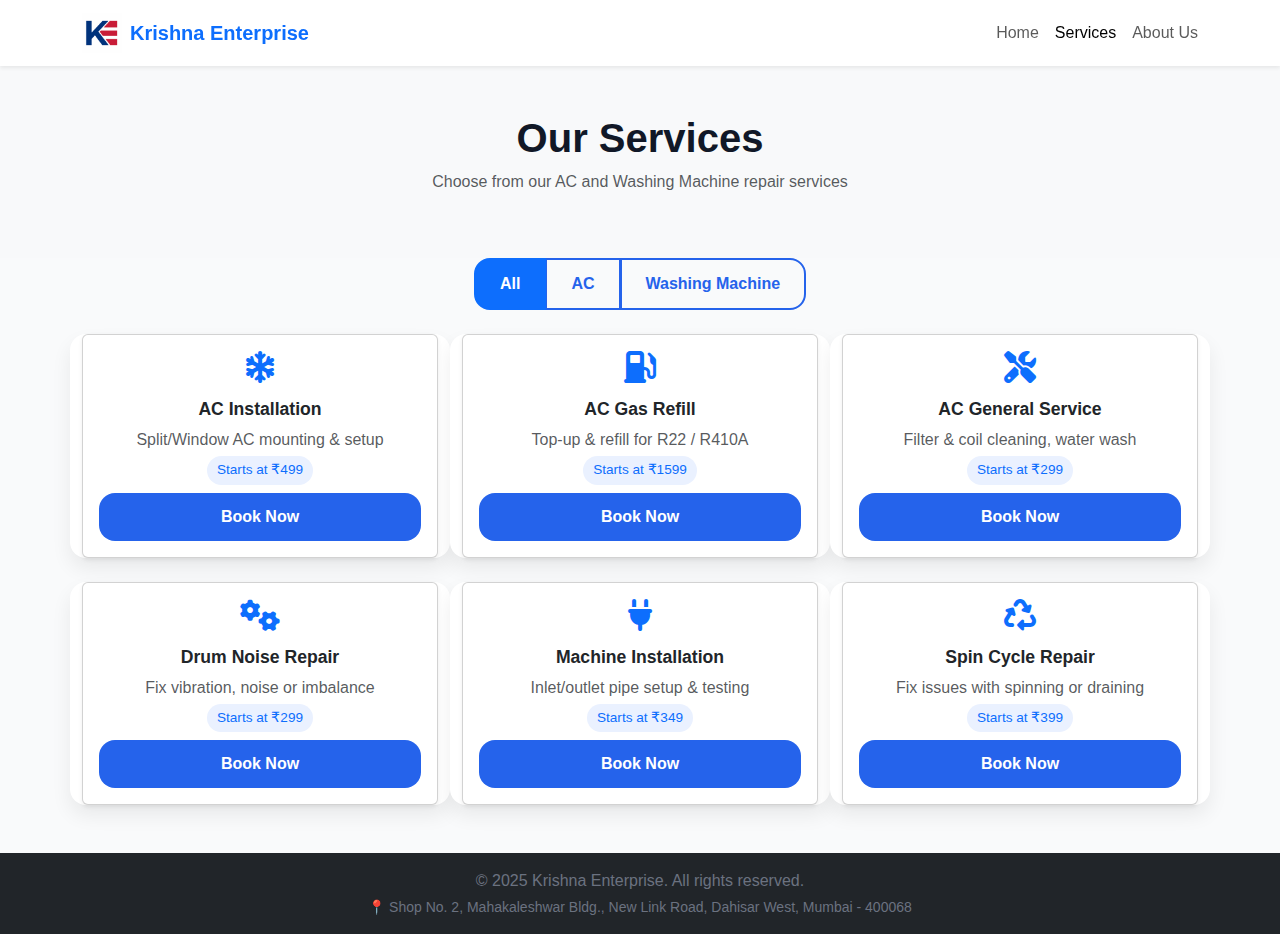
<file: krishna_enterprise/services.html>
<!DOCTYPE html>
<html lang="en">
<head>
  <meta charset="UTF-8" />
  <meta name="viewport" content="width=device-width, initial-scale=1.0"/>
  <title>Services - Krishna Enterprise</title>
  <link href="https://cdn.jsdelivr.net/npm/bootstrap@5.3.2/dist/css/bootstrap.min.css" rel="stylesheet"/>
  <link href="https://cdnjs.cloudflare.com/ajax/libs/font-awesome/6.4.0/css/all.min.css" rel="stylesheet"/>
  <link rel="stylesheet" href="static/styles.css"/>
  <style>
    .service-card {
      display: none;
      transition: 0.3s;
    }
    .filter-btn.active {
      background-color: #0d6efd;
      color: white;
      font-weight: bold;
    }
    .card-title {
      font-size: 1.1rem;
      font-weight: 600;
    }
    .price-badge {
      background-color: #eaf1ff;
      color: #0d6efd;
      font-weight: 500;
      border-radius: 1rem;
      font-size: 0.85rem;
      padding: 4px 10px;
    }
  </style>
</head>
<body>

<!-- Navbar -->
<nav class="navbar navbar-light bg-white shadow-sm sticky-top">
  <div class="container">
    <a class="navbar-brand d-flex align-items-center text-primary fw-bold" href="index.html">
      <img src="static/logo.png" alt="Logo" style="height: 40px;" class="me-2" />
      Krishna Enterprise
    </a>

    <ul class="navbar-nav ms-auto flex-row gap-3">
      <li class="nav-item"><a class="nav-link" href="index.html">Home</a></li>
      <li class="nav-item"><a class="nav-link active" href="services.html">Services</a></li>
      <li class="nav-item"><a class="nav-link" href="about.html">About Us</a></li>
    </ul>
  </div>
</nav>

<!-- Hero Section -->
<section class="text-center py-5 bg-light">
  <div class="container">
    <h1 class="fw-bold">Our Services</h1>
    <p class="text-muted">Choose from our AC and Washing Machine repair services</p>
  </div>
</section>

<!-- Filter Buttons -->
<div class="container text-center mb-4">
  <div class="btn-group">
    <button class="btn btn-outline-primary filter-btn active" onclick="filterServices('all')">All</button>
    <button class="btn btn-outline-primary filter-btn" onclick="filterServices('ac')">AC</button>
    <button class="btn btn-outline-primary filter-btn" onclick="filterServices('washing')">Washing Machine</button>
  </div>
</div>

<!-- Services Grid -->
<div class="container pb-5">
  <div class="row g-4">

    <!-- AC Services -->
    <div class="col-md-4 service-card ac">
      <div class="card shadow-sm h-100">
        <div class="card-body text-center">
          <i class="fas fa-snowflake fa-2x text-primary mb-3"></i>
          <h5 class="card-title">AC Installation</h5>
          <p class="text-muted mb-1">Split/Window AC mounting & setup</p>
          <span class="price-badge mb-2 d-inline-block">Starts at ₹499</span><br>
          <a href="booking.html" class="btn btn-primary w-100" onclick="bookService('AC Installation')">Book Now</a>
        </div>
      </div>
    </div>

    <div class="col-md-4 service-card ac">
      <div class="card shadow-sm h-100">
        <div class="card-body text-center">
          <i class="fas fa-gas-pump fa-2x text-primary mb-3"></i>
          <h5 class="card-title">AC Gas Refill</h5>
          <p class="text-muted mb-1">Top-up & refill for R22 / R410A</p>
          <span class="price-badge mb-2 d-inline-block">Starts at ₹1599</span><br>
          <a href="booking.html" class="btn btn-primary w-100" onclick="bookService('AC Gas Refill')">Book Now</a>
        </div>
      </div>
    </div>

    <div class="col-md-4 service-card ac">
      <div class="card shadow-sm h-100">
        <div class="card-body text-center">
          <i class="fas fa-tools fa-2x text-primary mb-3"></i>
          <h5 class="card-title">AC General Service</h5>
          <p class="text-muted mb-1">Filter & coil cleaning, water wash</p>
          <span class="price-badge mb-2 d-inline-block">Starts at ₹299</span><br>
          <a href="booking.html" class="btn btn-primary w-100" onclick="bookService('AC General Service')">Book Now</a>
        </div>
      </div>
    </div>

    <!-- Washing Machine Services -->
    <div class="col-md-4 service-card washing">
      <div class="card shadow-sm h-100">
        <div class="card-body text-center">
          <i class="fas fa-cogs fa-2x text-primary mb-3"></i>
          <h5 class="card-title">Drum Noise Repair</h5>
          <p class="text-muted mb-1">Fix vibration, noise or imbalance</p>
          <span class="price-badge mb-2 d-inline-block">Starts at ₹299</span><br>
          <a href="booking.html" class="btn btn-primary w-100" onclick="bookService('Drum Noise Repair')">Book Now</a>
        </div>
      </div>
    </div>

    <div class="col-md-4 service-card washing">
      <div class="card shadow-sm h-100">
        <div class="card-body text-center">
          <i class="fas fa-plug fa-2x text-primary mb-3"></i>
          <h5 class="card-title">Machine Installation</h5>
          <p class="text-muted mb-1">Inlet/outlet pipe setup & testing</p>
          <span class="price-badge mb-2 d-inline-block">Starts at ₹349</span><br>
          <a href="booking.html" class="btn btn-primary w-100" onclick="bookService('Washing Machine Installation')">Book Now</a>
        </div>
      </div>
    </div>

    <div class="col-md-4 service-card washing">
      <div class="card shadow-sm h-100">
        <div class="card-body text-center">
          <i class="fas fa-recycle fa-2x text-primary mb-3"></i>
          <h5 class="card-title">Spin Cycle Repair</h5>
          <p class="text-muted mb-1">Fix issues with spinning or draining</p>
          <span class="price-badge mb-2 d-inline-block">Starts at ₹399</span><br>
          <a href="booking.html" class="btn btn-primary w-100" onclick="bookService('Spin Cycle Repair')">Book Now</a>
        </div>
      </div>
    </div>

  </div>
</div>

<!-- Footer -->
<footer class="bg-dark text-white text-center py-3">
  <div class="container">
    <p class="mb-1">&copy; 2025 Krishna Enterprise. All rights reserved.</p>
    <p class="mb-0 small">📍 Shop No. 2, Mahakaleshwar Bldg., New Link Road, Dahisar West, Mumbai - 400068</p>
  </div>
</footer>

<!-- Scripts -->
<script>
  function bookService(serviceName) {
    localStorage.setItem('selectedService', serviceName);
  }

  function filterServices(category) {
    const cards = document.querySelectorAll('.service-card');
    const buttons = document.querySelectorAll('.filter-btn');

    buttons.forEach(btn => btn.classList.remove('active'));
    document.querySelector(`[onclick="filterServices('${category}')"]`).classList.add('active');

    cards.forEach(card => {
      card.style.display = (category === 'all' || card.classList.contains(category)) ? 'block' : 'none';
    });
  }

  document.addEventListener("DOMContentLoaded", () => filterServices('all'));
</script>

</body>
</html>
</file>
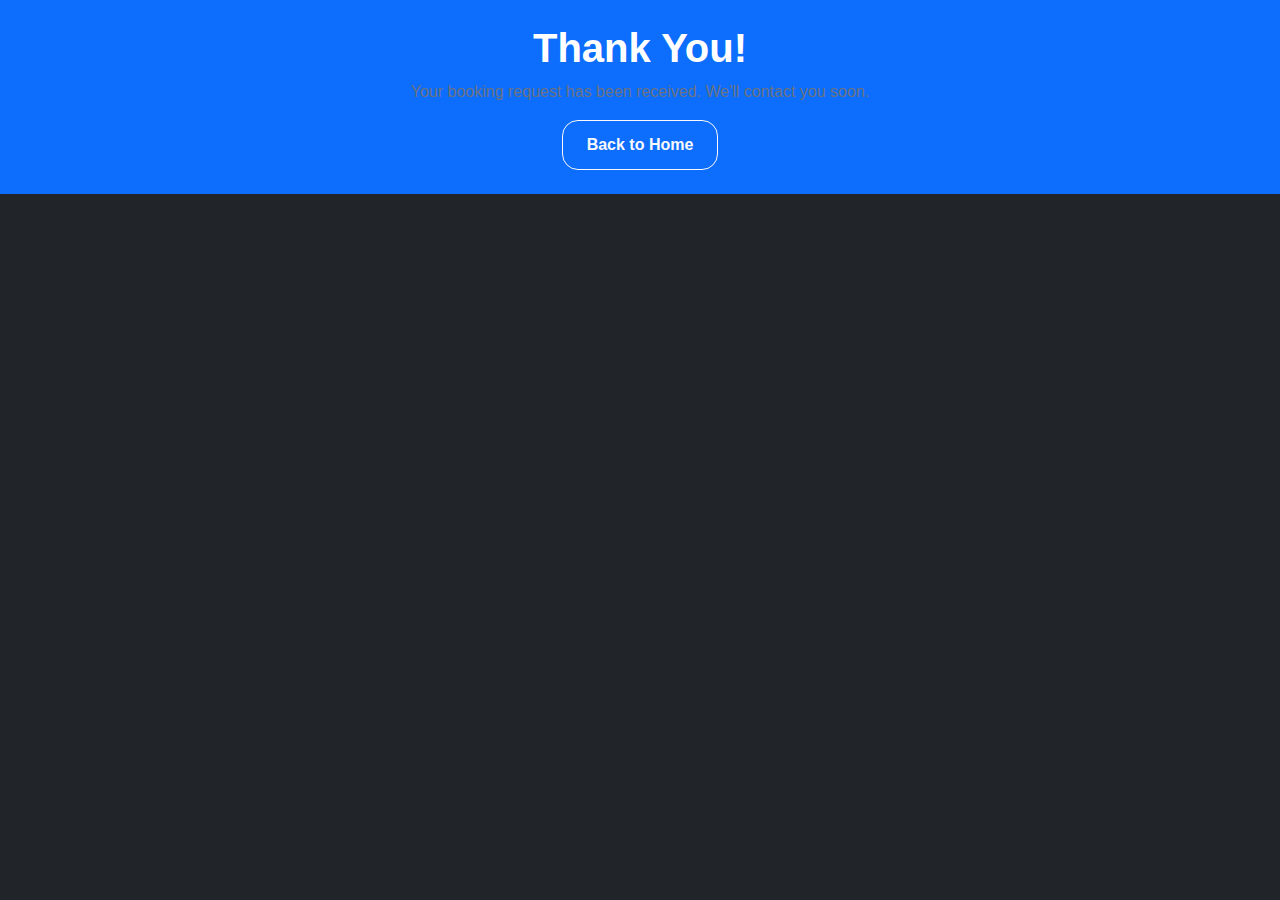
<file: krishna_enterprise/thankyou.html>
<!DOCTYPE html>
   <html lang="en">
   <head>
       <meta charset="UTF-8">
       <meta name="viewport" content="width=device-width, initial-scale=1.0">
       <title>Thank You - Krishna Enterprise</title>
       <link href="https://cdn.jsdelivr.net/npm/bootstrap@5.3.0/dist/css/bootstrap.min.css" rel="stylesheet">
       <link rel="stylesheet" href="static/styles.css">
   </head>
   <body class="bg-dark text-white">
       <header class="bg-primary text-white text-center py-4">
           <h1>Thank You!</h1>
           <p>Your booking request has been received. We'll contact you soon.</p>
           <a href="index.html" class="btn btn-outline-light">Back to Home</a>
       </header>
       <script src="https://cdn.jsdelivr.net/npm/bootstrap@5.3.0/dist/js/bootstrap.bundle.min.js"></script>
   </body>
   </html>
</file>
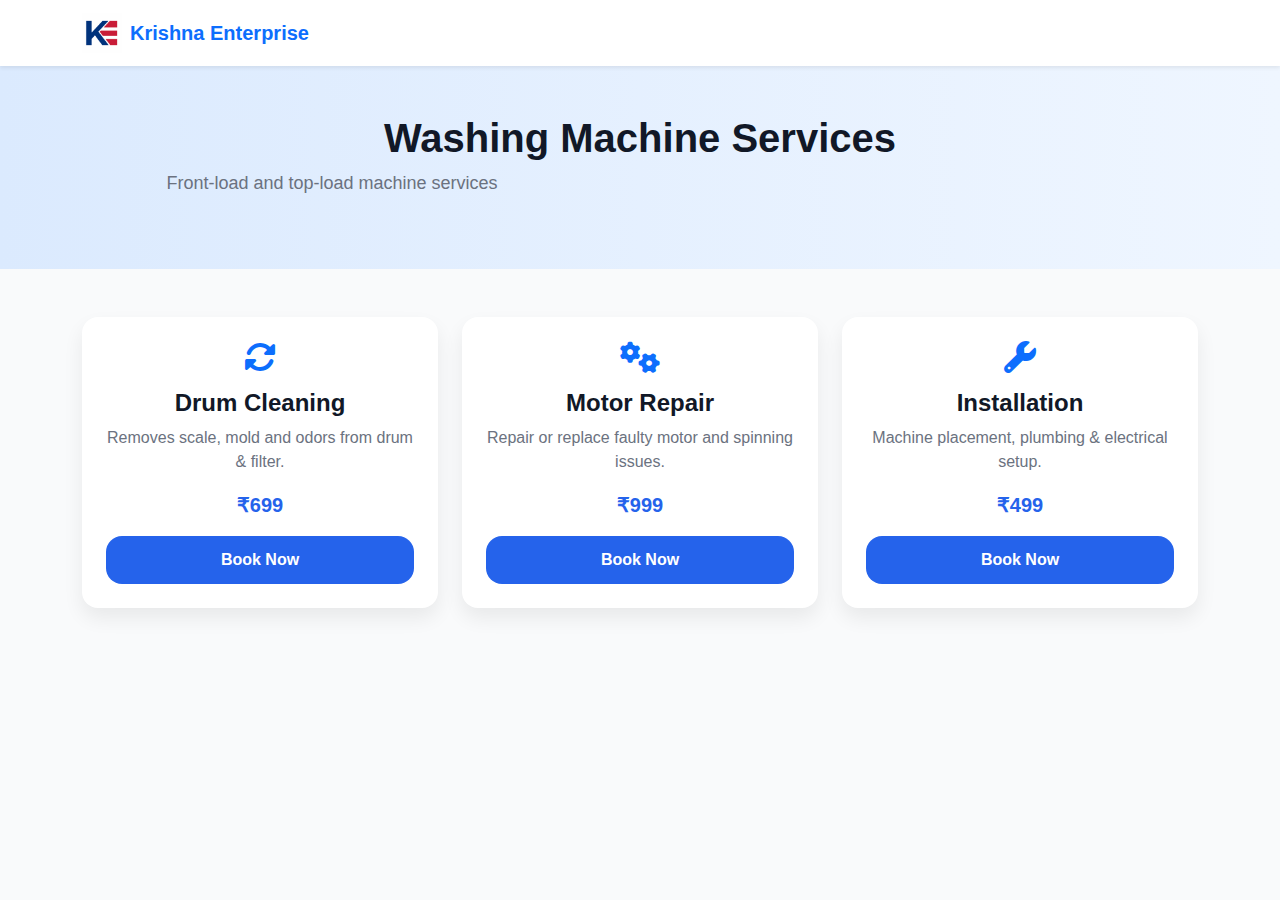
<file: krishna_enterprise/washing.html>
<!DOCTYPE html>
<html lang="en">
<head>
  <meta charset="UTF-8" />
  <meta name="viewport" content="width=device-width, initial-scale=1.0"/>
  <title>Washing Machine Services - Krishna Enterprise</title>
  <link href="https://cdn.jsdelivr.net/npm/bootstrap@5.3.0/dist/css/bootstrap.min.css" rel="stylesheet"/>
  <link href="https://cdnjs.cloudflare.com/ajax/libs/font-awesome/6.4.0/css/all.min.css" rel="stylesheet"/>
  <link rel="stylesheet" href="static/styles.css"/>
</head>
<body>

  <nav class="navbar navbar-light bg-white shadow-sm sticky-top">
    <div class="container">
      <a class="navbar-brand d-flex align-items-center text-primary fw-bold" href="index.html">
        <img src="static/logo.png" alt="Logo" style="height: 40px;" class="me-2" />
        Krishna Enterprise
      </a>
    </div>
  </nav>

  <section class="hero-section py-5">
    <div class="container text-center">
      <h1 class="hero-title">Washing Machine Services</h1>
      <p class="hero-subtitle">Front-load and top-load machine services</p>
    </div>
  </section>

  <div class="container py-5">
    <div class="row g-4">
      <div class="col-md-4">
        <div class="service-card p-4 text-center">
          <i class="fas fa-sync-alt fa-2x text-primary mb-3"></i>
          <h4>Drum Cleaning</h4>
          <p>Removes scale, mold and odors from drum & filter.</p>
          <div class="service-price mb-3">₹699</div>
          <button class="btn btn-primary w-100" onclick="bookService('Drum Cleaning')">Book Now</button>
        </div>
      </div>

      <div class="col-md-4">
        <div class="service-card p-4 text-center">
          <i class="fas fa-cogs fa-2x text-primary mb-3"></i>
          <h4>Motor Repair</h4>
          <p>Repair or replace faulty motor and spinning issues.</p>
          <div class="service-price mb-3">₹999</div>
          <button class="btn btn-primary w-100" onclick="bookService('Motor Repair')">Book Now</button>
        </div>
      </div>

      <div class="col-md-4">
        <div class="service-card p-4 text-center">
          <i class="fas fa-wrench fa-2x text-primary mb-3"></i>
          <h4>Installation</h4>
          <p>Machine placement, plumbing & electrical setup.</p>
          <div class="service-price mb-3">₹499</div>
          <button class="btn btn-primary w-100" onclick="bookService('Washing Machine Installation')">Book Now</button>
        </div>
      </div>
    </div>
  </div>

  <script>
    function bookService(serviceName) {
      localStorage.setItem('selectedService', serviceName);
      window.location.href = 'booking.html';
    }
  </script>

</body>
</html>
</file>
<file: krishna_enterprise/static/styles.css>
:root {
  --primary-color: #2563eb;
  --primary-dark: #1e40af;
  --accent-color: #f59e0b;
  --bg-light: #f9fafb;
  --bg-dark: #1f2937;
  --text-dark: #111827;
  --text-muted: #6b7280;
  --shadow-card: 0 10px 20px rgba(0, 0, 0, 0.07);
  --rounded: 1rem;
  --transition: 0.3s ease-in-out;
  --font: 'Poppins', sans-serif;
}

body {
  font-family: var(--font);
  color: var(--text-dark);
  background-color: var(--bg-light);
  margin: 0;
  padding: 0;
}

a {
  text-decoration: none;
}

h1, h2, h3, h4 {
  font-weight: 700;
}

p {
  color: var(--text-muted);
}

/* HERO */
.hero-section {
  background: linear-gradient(to right, #dbeafe, #eff6ff);
  padding: 6rem 0;
}

.hero-title {
  font-size: 2.5rem;
  font-weight: 700;
  color: var(--text-dark);
}

.hero-subtitle {
  font-size: 1.125rem;
  margin-bottom: 1.5rem;
  max-width: 500px;
}

/* BUTTONS */
.btn {
  padding: 0.75rem 1.5rem;
  border-radius: var(--rounded);
  font-weight: 600;
  transition: var(--transition);
}

.btn-primary {
  background-color: var(--primary-color);
  color: white;
  border: none;
}

.btn-primary:hover {
  background-color: var(--primary-dark);
  transform: translateY(-2px);
}

.btn-outline-primary {
  color: var(--primary-color);
  border: 2px solid var(--primary-color);
}

.btn-outline-primary:hover {
  background-color: var(--primary-color);
  color: white;
}

/* SERVICE CARDS */
.service-card {
  background: white;
  border-radius: var(--rounded);
  box-shadow: var(--shadow-card);
  text-align: center;
  transition: var(--transition);
}

.service-card:hover {
  transform: translateY(-8px);
  box-shadow: 0 12px 25px rgba(0, 0, 0, 0.12);
}

.service-icon {
  font-size: 2.5rem;
  color: var(--primary-color);
  margin-bottom: 1rem;
}

.service-title {
  font-size: 1.25rem;
  margin-bottom: 0.5rem;
}

.service-price {
  font-size: 1.25rem;
  font-weight: bold;
  color: var(--primary-color);
}

/* HOW IT WORKS */
.step-card {
  background: #fff;
  padding: 2rem;
  border-radius: var(--rounded);
  box-shadow: var(--shadow-card);
  position: relative;
}

.step-number {
  font-size: 2.5rem;
  font-weight: 900;
  color: rgba(37, 99, 235, 0.1);
  position: absolute;
  top: 1rem;
  right: 1rem;
}

/* FORM */
.contact-form {
  background: #fff;
  border-radius: var(--rounded);
  padding: 2rem;
  box-shadow: var(--shadow-card);
}

.form-control {
  padding: 0.75rem 1rem;
  border-radius: var(--rounded);
  border: 1px solid #e5e7eb;
}

.form-control:focus {
  border-color: var(--primary-color);
  box-shadow: 0 0 0 0.25rem rgba(37, 99, 235, 0.25);
}

/* FOOTER */
.footer {
  background-color: var(--bg-dark);
  color: #f1f5f9;
  padding: 3rem 0;
}

.footer-links a {
  color: #cbd5e1;
  display: block;
  margin-bottom: 0.5rem;
  transition: color var(--transition);
}

.footer-links a:hover {
  color: white;
}

/* RESPONSIVE */
@media (max-width: 768px) {
  .hero-title {
    font-size: 2rem;
  }

  .hero-subtitle {
    font-size: 1rem;
  }

  .step-card {
    text-align: center;
  }
}
#services .bg-white:hover {
  transform: translateY(-5px);
  transition: 0.3s ease-in-out;
}
/* FAQ SECTION */
#faq h2 {
  font-size: 2rem;
  color: var(--text-dark);
}

#faq .card {
  background: #fff;
  border: none;
  border-radius: var(--rounded);
  box-shadow: var(--shadow-card);
  transition: var(--transition);
}

#faq .card:hover {
  transform: translateY(-3px);
  box-shadow: 0 12px 25px rgba(0, 0, 0, 0.08);
}

#faq .btn {
  font-weight: 600;
  font-size: 1rem;
  color: var(--text-dark);
  background: none;
  padding: 1rem;
  text-align: left;
}

#faq .btn:focus {
  box-shadow: none;
}

#faq .collapse {
  transition: all 0.3s ease;
}

#faq p {
  font-size: 0.95rem;
  color: var(--text-muted);
  padding: 0 1rem 1rem 1rem;
}

@media (max-width: 768px) {
  #faq h2 {
    font-size: 1.5rem;
  }
}
</file>
